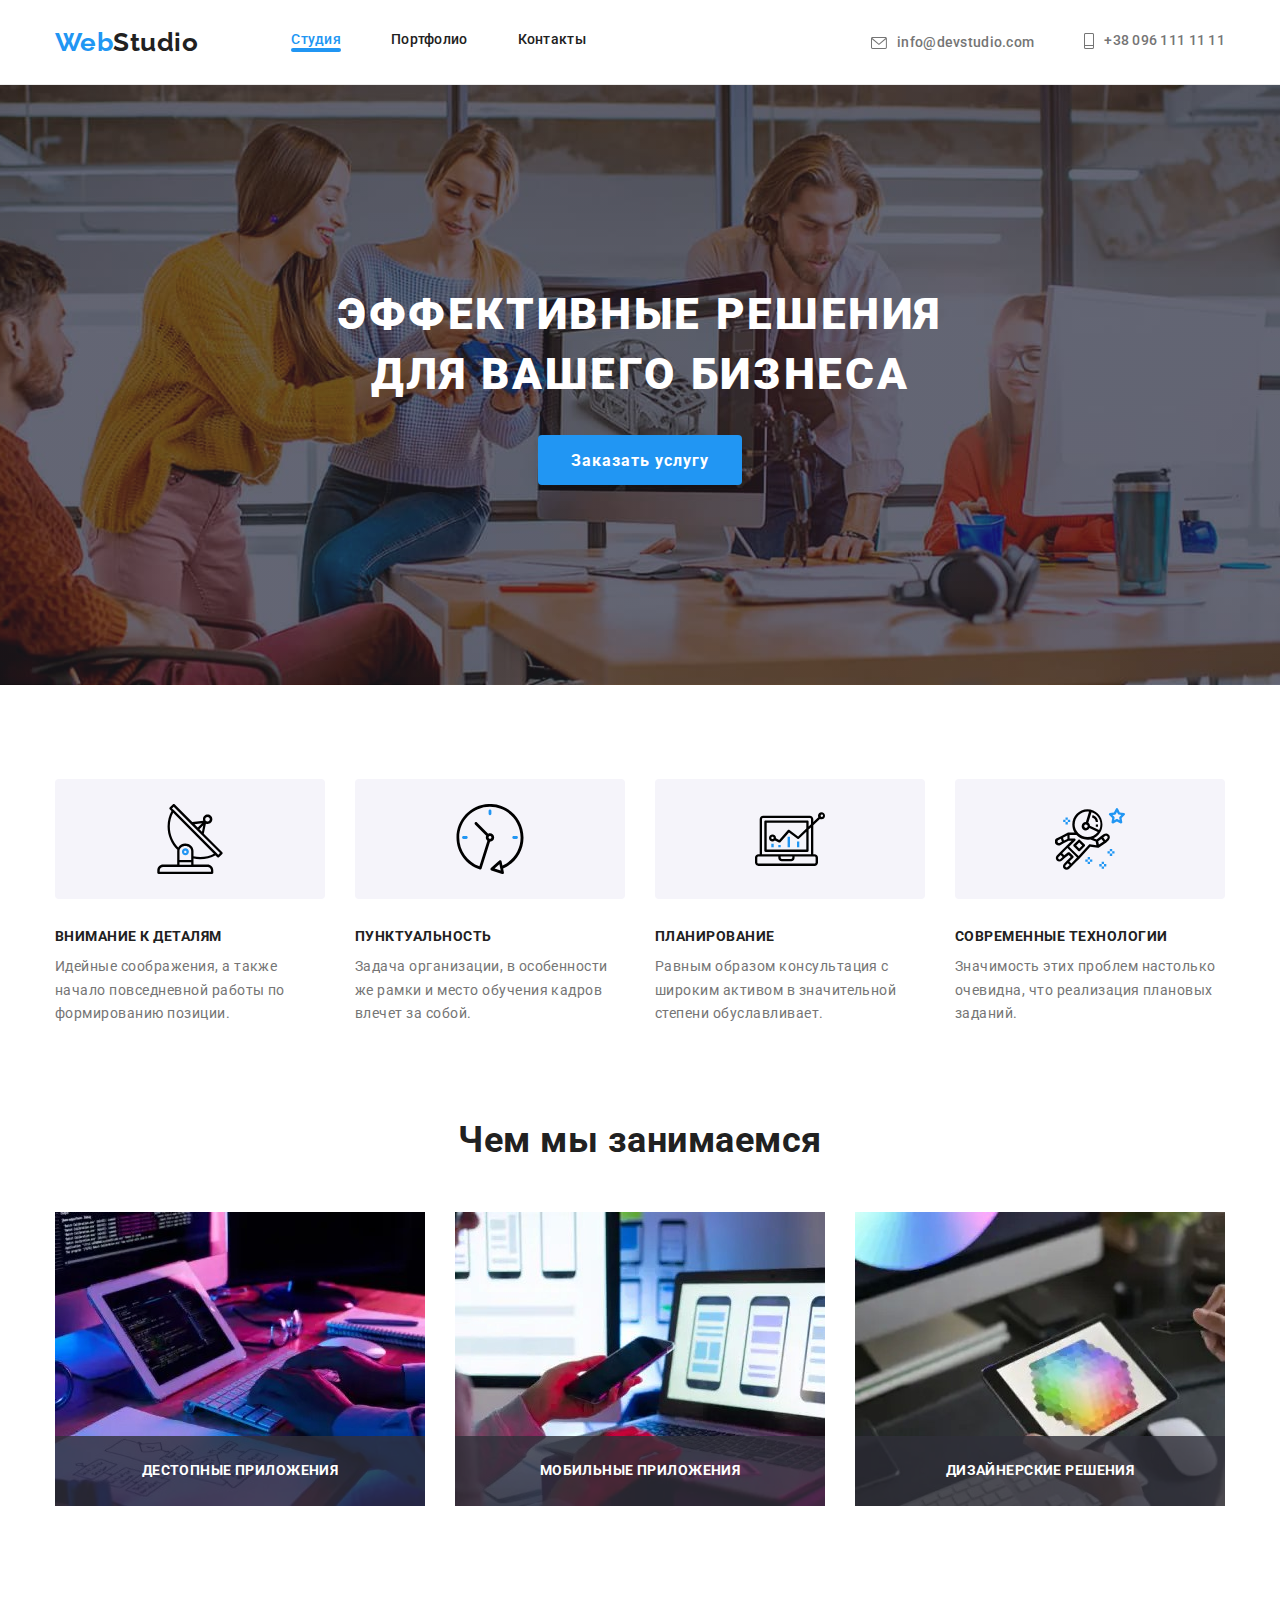
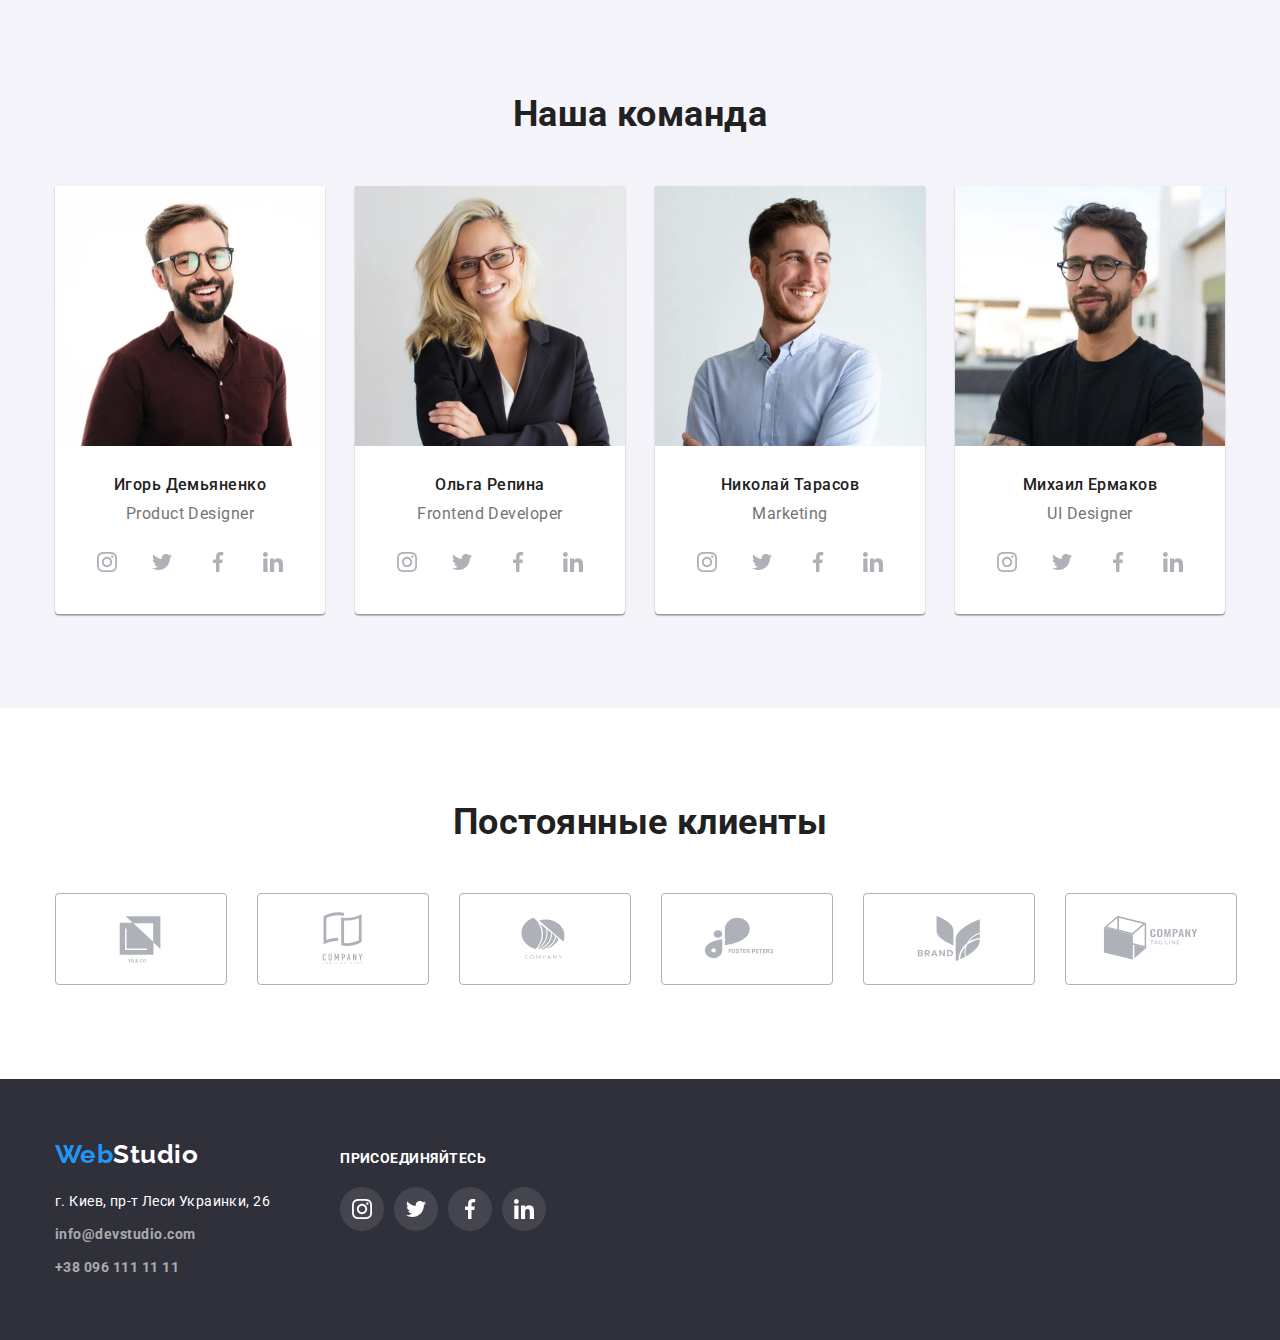
<file: index.html>
<!DOCTYPE html>
<html lang="en">
  <head>
    <meta charset="UTF-8" />
    <meta http-equiv="X-UA-Compatible" content="IE=edge" />
    <meta name="viewport" content="width=device-width, initial-scale=1.0" />
    <title>Студия</title>
    <!-- нормализатор -->
    <link
      rel="stylesheet"
      href="https://cdnjs.cloudflare.com/ajax/libs/modern-normalize/1.0.0/modern-normalize.min.css"
    />
    <link rel="preconnect" href="https://fonts.googleapis.com" />
    <link rel="preconnect" href="https://fonts.gstatic.com" crossorigin />
    <link
      href="https://fonts.googleapis.com/css2?family=Raleway:wght@700&family=Roboto:wght@400;500;700;900&display=swap"
      rel="stylesheet"
    />
    <link rel="stylesheet" href="css/styles.css" />
  </head>

  <body>
    <header class="page-header">
      <div class="container flex">
        <a class="logo link" href="index.html"><span>Web</span>Studio</a>
        <nav>
          <ul class="main-nav list">
            <li class="item">
              <div class="a">
                <a class="link current" href="./index.html">Студия</a>
              </div>
            </li>
            <li class="item"><a class="link" href="./portfolio.html">Портфолио</a></li>
            <li class="item"><a class="link" href="./contacts.html">Контакты</a></li>
          </ul>
        </nav>

        <ul class="header-contact list">
          <li class="block">
            <svg class="mail" width="16" height="12">
              <use href="./images/icons.svg#mail"></use>
            </svg>
            <a class="link" href="mailto:info@devstudio.com">info@devstudio.com</a>
          </li>
          <li class="block">
            <svg class="tel" width="10" height="16">
              <use href="./images/icons.svg#tel"></use>
            </svg>
            <a class="link" href="tel:+380961111111">+38 096 111 11 11</a>
          </li>
        </ul>
      </div>
    </header>

    <main>
      <section class="hero">
        <div class="container">
          <h1>ЭФФЕКТИВНЫЕ РЕШЕНИЯ <br />ДЛЯ ВАШЕГО БИЗНЕСА</h1>
          <button class="main-btn" type="button" data-modal-open>Заказать услугу</button>
        </div>
      </section>

      <!-- модальное окно -->
      <div class="backdrop is-hidden" data-modal>
        <div class="modal">
          <p>
            Lorem ipsum dolor sit amet consectetur adipisicing elit. Dolore, corporis aperiam
            nostrum autem dolorem eius, vitae perferendis qui esse, ipsa explicabo iure numquam
            veniam architecto modi ullam ut quisquam odio!
          </p>
          <div class="close-icon" data-modal-close></div>
        </div>
      </div>

      <section class="features section">
        <div class="container">
          <h2 class="hide">Наши преимущества</h2>
          <ul class="features-list list">
            <li class="item">
              <div class="box-icon" aria-label="преимущества">
                <svg class="icon">
                  <use href="./images/icons.svg#antenna"></use>
                </svg>
              </div>
              <h3>Внимание к деталям</h3>
              <p>
                Идейные соображения, а также начало повседневной работы по формированию позиции.
              </p>
            </li>
            <li class="item">
              <div class="box-icon" aria-label="преимущества">
                <svg class="icon">
                  <use href="./images/icons.svg#clock"></use>
                </svg>
              </div>
              <h3>Пунктуальность</h3>
              <p>
                Задача организации, в особенности же рамки и место обучения кадров влечет за собой.
              </p>
            </li>
            <li class="item">
              <div class="box-icon" aria-label="преимущества">
                <svg class="icon">
                  <use href="./images/icons.svg#diagram"></use>
                </svg>
              </div>
              <h3>Планирование</h3>
              <p>
                Равным образом консультация с широким активом в значительной степени обуславливает.
              </p>
            </li>
            <li class="item">
              <div class="box-icon" aria-label="преимущества">
                <svg class="icon">
                  <use href="./images/icons.svg#astronaut"></use>
                </svg>
              </div>
              <h3>Современные технологии</h3>
              <p>Значимость этих проблем настолько очевидна, что реализация плановых заданий.</p>
            </li>
          </ul>
        </div>
      </section>

      <section class="employment section">
        <div class="container">
          <h2>Чем мы занимаемся</h2>

          <ul class="em-list list">
            <li class="em-list-etem">
              <img
                src="./images/img01.jpg"
                alt="график руки на клавиатуре планшет и монитор"
                width="370"
              />
              <h3 class="em-list-content">дестопные приложения</h3>
            </li>
            <li class="em-list-etem">
              <img src="./images/img02.jpg" alt="рука на ноутбуке и рука с телефоном" width="370" />
              <h3 class="em-list-content">мобильные приложения</h3>
            </li>
            <li class="em-list-etem">
              <img
                src="./images/img03.jpg"
                alt="река держит планшет с цветовой политрой на экране"
                width="370"
              />
              <h3 class="em-list-content">дизайнерские решения</h3>
            </li>
          </ul>
        </div>
      </section>

      <section class="team section">
        <div class="container">
          <h2>Наша команда</h2>

          <ul class="team-list list">
            <li class="border-photo">
              <img class="img" src="./images/photo01.jpg" alt="фото дизайнера Игоря" width="270" />
              <div class="team-desc">
                <p>Игорь Демьяненко</p>
                <h3>Product Designer</h3>
                <ul class="social list">
                  <li class="item">
                    <a class="social-link link" href="https://www.google.com/" target="_blank">
                      <svg class="social-icon" width="20" height="20">
                        <use href="./images/icons.svg#instagram"></use>
                      </svg>
                    </a>
                  </li>
                  <li class="item">
                    <a class="social-link link" href="https://www.google.com/" target="_blank">
                      <svg class="social-icon" width="20" height="20">
                        <use href="./images/icons.svg#twitter"></use>
                      </svg>
                    </a>
                  </li>
                  <li class="item">
                    <a class="social-link link" href="https://www.google.com/" target="_blank">
                      <svg class="social-icon" width="20" height="20">
                        <use href="./images/icons.svg#facebook"></use>
                      </svg>
                    </a>
                  </li>
                  <li class="item">
                    <a class="social-link link" href="https://www.google.com/" target="_blank">
                      <svg class="social-icon" width="20" height="20">
                        <use href="./images/icons.svg#linkedin"></use>
                      </svg>
                    </a>
                  </li>
                </ul>
              </div>
            </li>

            <li class="border-photo">
              <img
                class="img"
                src="./images/photo02.jpg"
                alt="фото разработчика Ольги"
                width="270"
              />
              <div class="team-desc">
                <p>Ольга Репина</p>
                <h3>Frontend Developer</h3>
                <ul class="social list">
                  <li class="item">
                    <a class="social-link link" href="https://www.google.com/" target="_blank">
                      <svg class="social-icon" width="20" height="20">
                        <use href="./images/icons.svg#instagram"></use>
                      </svg>
                    </a>
                  </li>
                  <li class="item">
                    <a class="social-link link" href="https://www.google.com/" target="_blank">
                      <svg class="social-icon" width="20" height="20">
                        <use href="./images/icons.svg#twitter"></use>
                      </svg>
                    </a>
                  </li>
                  <li class="item">
                    <a class="social-link link" href="https://www.google.com/" target="_blank">
                      <svg class="social-icon" width="20" height="20">
                        <use href="./images/icons.svg#facebook"></use>
                      </svg>
                    </a>
                  </li>
                  <li class="item">
                    <a class="social-link link" href="https://www.google.com/" target="_blank">
                      <svg class="social-icon" width="20" height="20">
                        <use href="./images/icons.svg#linkedin"></use>
                      </svg>
                    </a>
                  </li>
                </ul>
              </div>
            </li>

            <li class="border-photo">
              <img
                class="img"
                src="./images/photo03.jpg"
                alt="фото маркетолога Николая"
                width="270"
              />
              <div class="team-desc">
                <p>Николай Тарасов</p>
                <h3>Marketing</h3>
                <ul class="social list">
                  <li class="item">
                    <a class="social-link link" href="https://www.google.com/" target="_blank">
                      <svg class="social-icon" width="20" height="20">
                        <use href="./images/icons.svg#instagram"></use>
                      </svg>
                    </a>
                  </li>
                  <li class="item">
                    <a class="social-link link" href="https://www.google.com/" target="_blank">
                      <svg class="social-icon" width="20" height="20">
                        <use href="./images/icons.svg#twitter"></use>
                      </svg>
                    </a>
                  </li>
                  <li class="item">
                    <a class="social-link link" href="https://www.google.com/" target="_blank">
                      <svg class="social-icon" width="20" height="20">
                        <use href="./images/icons.svg#facebook"></use>
                      </svg>
                    </a>
                  </li>
                  <li class="item">
                    <a class="social-link link" href="https://www.google.com/" target="_blank">
                      <svg class="social-icon" width="20" height="20">
                        <use href="./images/icons.svg#linkedin"></use>
                      </svg>
                    </a>
                  </li>
                </ul>
              </div>
            </li>

            <li class="border-photo">
              <img
                class="img"
                src="./images/photo04.jpg"
                alt="фото дизайнера Михаила"
                width="270"
              />
              <div class="team-desc">
                <p>Михаил Ермаков</p>
                <h3>UI Designer</h3>
                <ul class="social list">
                  <li class="item">
                    <a class="social-link link" href="https://www.google.com/" target="_blank">
                      <svg class="social-icon" width="20" height="20">
                        <use href="./images/icons.svg#instagram"></use>
                      </svg>
                    </a>
                  </li>
                  <li class="item">
                    <a class="social-link link" href="https://www.google.com/" target="_blank">
                      <svg class="social-icon" width="20" height="20">
                        <use href="./images/icons.svg#twitter"></use>
                      </svg>
                    </a>
                  </li>
                  <li class="item">
                    <a class="social-link link" href="https://www.google.com/" target="_blank">
                      <svg class="social-icon" width="20" height="20">
                        <use href="./images/icons.svg#facebook"></use>
                      </svg>
                    </a>
                  </li>
                  <li class="item">
                    <a class="social-link link" href="https://www.google.com/" target="_blank">
                      <svg class="social-icon" width="20" height="20">
                        <use href="./images/icons.svg#linkedin"></use>
                      </svg>
                    </a>
                  </li>
                </ul>
              </div>
            </li>
          </ul>
        </div>
      </section>
      <section class="clients section">
        <div class="container">
          <h2>Постоянные клиенты</h2>
          <ul class="clients-list list">
            <li class="item">
              <a class="clients-link link" href="https://www.google.com/" target="_blank">
                <svg class="clients-logo" width="106" height="60">
                  <use href="./images/icons.svg#logo-1"></use>
                </svg>
              </a>
            </li>
            <li class="item">
              <a class="clients-link link" href="https://www.google.com/" target="_blank">
                <svg class="clients-logo" width="106" height="60">
                  <use href="./images/icons.svg#logo-2"></use>
                </svg>
              </a>
            </li>
            <li class="item">
              <a class="clients-link link" href="https://www.google.com/" target="_blank">
                <svg class="clients-logo" width="106" height="60">
                  <use href="./images/icons.svg#logo-3"></use>
                </svg>
              </a>
            </li>
            <li class="item">
              <a class="clients-link link" href="https://www.google.com/" target="_blank">
                <svg class="clients-logo" width="106" height="60">
                  <use href="./images/icons.svg#logo-4"></use>
                </svg>
              </a>
            </li>
            <li class="item">
              <a class="clients-link link" href="https://www.google.com/" target="_blank">
                <svg class="clients-logo" width="106" height="60">
                  <use href="./images/icons.svg#logo-5"></use>
                </svg>
              </a>
            </li>
            <li class="item">
              <a class="clients-link link" href="https://www.google.com/" target="_blank">
                <svg class="clients-logo" width="106" height="60">
                  <use href="./images/icons.svg#logo-6"></use>
                </svg>
              </a>
            </li>
          </ul>
        </div>
      </section>
    </main>

    <footer>
      <div class="wrapper container">
        <div>
          <a class="logo-footer link" href="index.html"><span>Web</span>Studio</a>
          <a class="link" href="https://goo.gl/maps/MwoCHRfoZyWxWFmu9">
            <address>г. Киев, пр-т Леси Украинки, 26</address>
          </a>

          <ul class="contact-footer list">
            <li><a class="link" href="mailto:info@devstudio.com">info@devstudio.com</a></li>
            <li><a class="link" href="tel:+380961111111">+38 096 111 11 11</a></li>
          </ul>
        </div>
        <div class="social-footer">
          <h3>присоединяйтесь</h3>
          <ul class="social-footer-list list">
            <li class="item">
              <a class="social-footer-link link" href="https://www.google.com/" target="_blank">
                <svg class="social-icon" width="20" height="20">
                  <use href="./images/icons.svg#instagram"></use>
                </svg>
              </a>
            </li>
            <li class="item">
              <a class="social-footer-link link" href="https://www.google.com/" target="_blank">
                <svg class="social-icon" width="20" height="20">
                  <use href="./images/icons.svg#twitter"></use>
                </svg>
              </a>
            </li>
            <li class="item">
              <a class="social-footer-link link" href="https://www.google.com/" target="_blank">
                <svg class="social-icon" width="20" height="20">
                  <use href="./images/icons.svg#facebook"></use>
                </svg>
              </a>
            </li>
            <li class="item">
              <a class="social-footer-link link" href="https://www.google.com/" target="_blank">
                <svg class="social-icon" width="20" height="20">
                  <use href="./images/icons.svg#linkedin"></use>
                </svg>
              </a>
            </li>
          </ul>
        </div>
      </div>
    </footer>
    <script src="./js/modal.js"></script>
  </body>
</html>
</file>
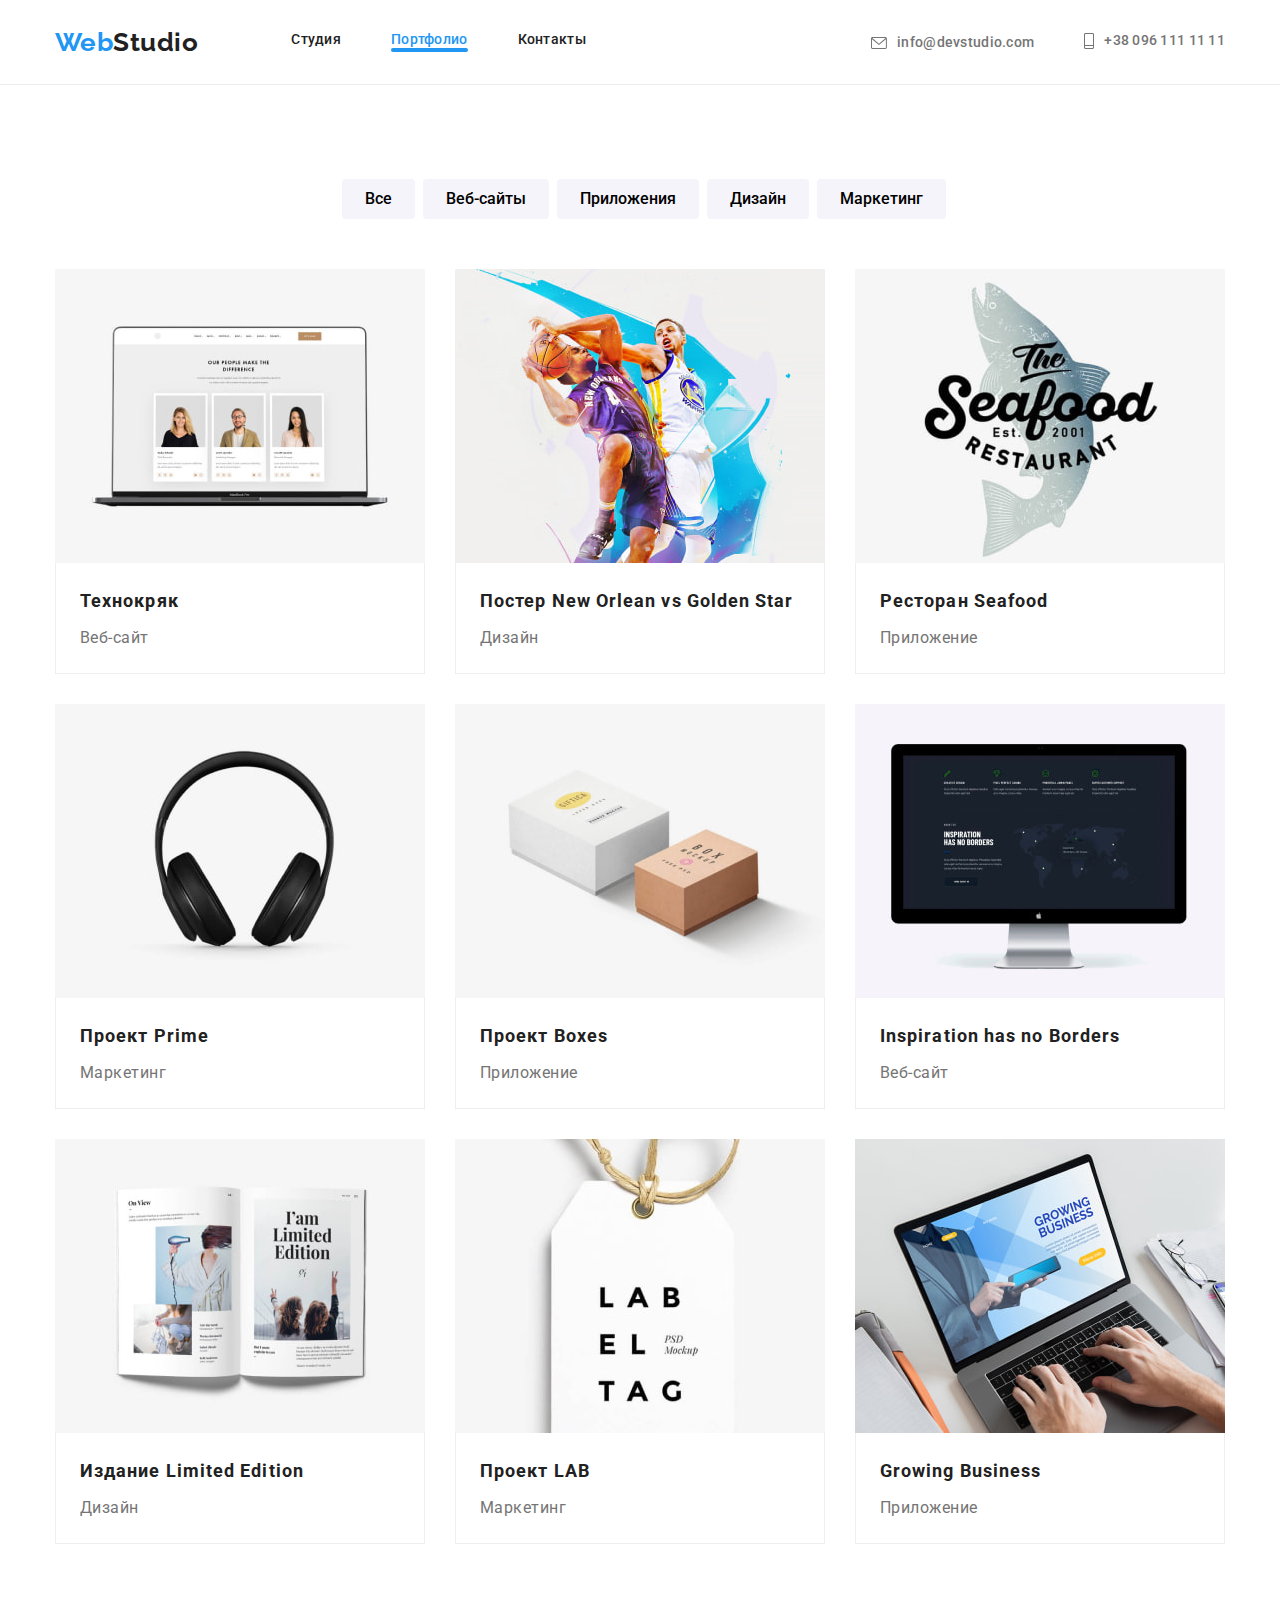
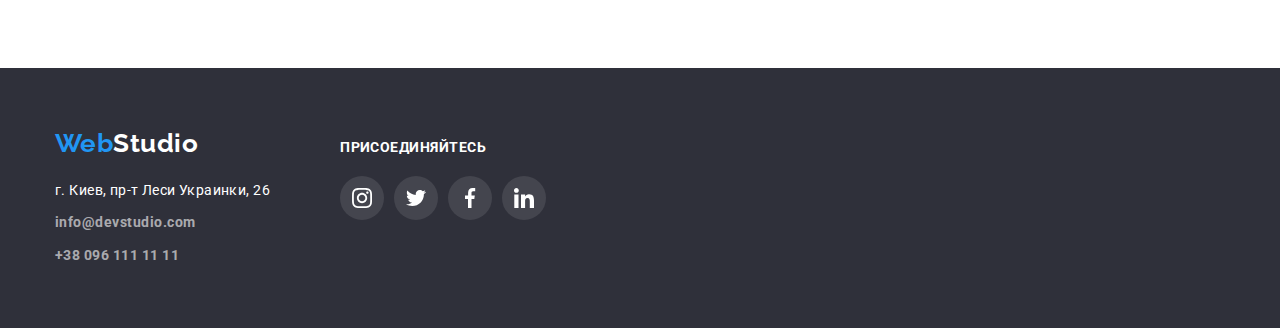
<file: portfolio.html>
<!DOCTYPE html>
<html lang="en">
  <head>
    <meta charset="UTF-8" />
    <meta http-equiv="X-UA-Compatible" content="IE=edge" />
    <meta name="viewport" content="width=device-width, initial-scale=1.0" />
    <title>Портфолио</title>
    <link rel="preconnect" href="https://fonts.googleapis.com" />
    <link rel="preconnect" href="https://fonts.gstatic.com" crossorigin />
    <link
      rel="stylesheet"
      href="https://cdnjs.cloudflare.com/ajax/libs/modern-normalize/1.0.0/modern-normalize.min.css"
    />
    <link
      href="https://fonts.googleapis.com/css2?family=Raleway:wght@700&family=Roboto:wght@400;500;700;900&display=swap"
      rel="stylesheet"
    />
    <link rel="stylesheet" href="css/styles.css" />
  </head>
  <header class="page-header">
      <div class="container flex">
        <a class="logo link" href="index.html"><span>Web</span>Studio</a>
        <nav>
          <ul class="main-nav list">
            <li class="item"><a class="link" href="./index.html">Студия</a></li>
            <li class="item"><a class="link current" href="./portfolio.html">Портфолио</a></li>
            <li class="item"><a class="link" href="./contacts.html">Контакты</a></li>
          </ul>
        </nav>

        <ul class="header-contact list">
          <li class="block">
              <svg class="mail" width="16" height="12">
                <use href="./images/icons.svg#mail"></use>
              </svg>
              <a class="link" href="mailto:info@devstudio.com">info@devstudio.com</a>
          </li>
          <li class="block ">
            <svg class="tel" width="10" height="16">
              <use href="./images/icons.svg#tel"></use>
            </svg>
            <a class="link" href="tel:+380961111111">+38 096 111 11 11</a>
          </li>
        </ul>
      </div>
    </header>

    <main class="work-exls section">
      <div class="filter">
        <h1 class="hide" hide="true">примеры работ</h1>
        <h2 class="hide">типы проектов</h2>
        <ul class="filter-list list">
          <li>
            <button class="work-btn" type="button">Все</button>
          </li>
          <li>
            <button class="work-btn" type="button">Веб-сайты</button>
          </li>
          <li>
            <button class="work-btn" type="button">Приложения</button>
          </li>
          <li>
            <button class="work-btn" type="button">Дизайн</button>
          </li>
          <li>
            <button class="work-btn" type="button">Маркетинг</button>
          </li>
        </ul>
      </div>

      <div class="container">
        <ul class="work-list list">
          <li class="project-card">
          <div class="img-card">
              <img
              class="img"
              src="./images/portfolio/project-01.jpg"
              alt="project 01 Технокряк"
              width="370"
            />
            <p class="overlay-img-card">Ресурс предлагает комплексные предложения с разным уровнем функционала и сервисов. Все это позволит посетителю получить исчерпывающие сведения о компании или частном лице.</p>
          </div>
            <div class="card-desc">
              <h3>Технокряк</h3>
              <p>Веб-сайт</p>
            </div>
          </li>
          <li class="project-card">
            <div class="img-card">
          <img
              class="img"
              src="./images/portfolio/project-02.jpg"
              alt="project 02 Постер New Orlean vs Golden Star"
              width="370"
            />
          <p class="overlay-img-card">Lorem ipsum dolor sit amet consectetur adipisicing elit. Repellendus quasi ipsum exercitationem nemo natus inventore aperiam mollitia vero! Ipsa placeat cupiditate repudiandae odio quos cum quidem debitis accusantium vitae facere!</p>
            </div>            
            <div class="card-desc">
              <h3>Постер New Orlean vs Golden Star</h3>
              <p>Дизайн</p>
            </div>
          </li>
          <li class="project-card">
              <div class="img-card">
                <img
                class="img"
                src="./images/portfolio/project-03.jpg"
                alt="project 03 Ресторан Seafood"
                width="370"
                />
                <p class="overlay-img-card">Lorem ipsum dolor sit amet consectetur adipisicing elit. Repellendus quasi ipsum exercitationem nemo natus inventore aperiam mollitia vero! Ipsa placeat cupiditate repudiandae odio quos cum quidem debitis accusantium vitae facere!</p>
              </div>  
            <div class="card-desc">
              <h3>Ресторан Seafood</h3>
              <p>Приложение</p>
            </div>
          </li>
          <li class="project-card">
              <div class="img-card">
                <img
                class="img"
                src="./images/portfolio/project-04.jpg"
                alt="project 04 Проект Prime"
                width="370"
                />
                <p class="overlay-img-card">Lorem ipsum dolor sit amet consectetur adipisicing elit. Repellendus quasi ipsum exercitationem nemo natus inventore aperiam mollitia vero! Ipsa placeat cupiditate repudiandae odio quos cum quidem debitis accusantium vitae facere!</p>
              </div>  
            <div class="card-desc">
              <h3>Проект Prime</h3>
              <p>Маркетинг</p>
            </div>
          </li>
          <li class="project-card">
              <div class="img-card">
                <img
                class="img"
                src="./images/portfolio/project-05.jpg"
                alt="project 05 Проект Boxes"
                width="370"
                />
                <p class="overlay-img-card">Lorem ipsum dolor sit amet consectetur adipisicing elit. Repellendus quasi ipsum exercitationem nemo natus inventore aperiam mollitia vero! Ipsa placeat cupiditate repudiandae odio quos cum quidem debitis accusantium vitae facere!</p>
              </div>  
            <div class="card-desc">
              <h3>Проект Boxes</h3>
              <p>Приложение</p>
            </div>
          </li>
          <li class="project-card">
              <div class="img-card">
              <img
              class="img"
              src="./images/portfolio/project-06.jpg"
              alt="project 06 Inspiration has no Borders"
              width="370"
              />
              <p class="overlay-img-card">Lorem ipsum dolor sit amet consectetur adipisicing elit. Repellendus quasi ipsum exercitationem nemo natus inventore aperiam mollitia vero! Ipsa placeat cupiditate repudiandae odio quos cum quidem debitis accusantium vitae facere!</p>
              </div>  
            <div class="card-desc">
              <h3>Inspiration has no Borders</h3>
              <p>Веб-сайт</p>
            </div>
          </li>
          <li class="project-card">
              <div class="img-card">
              <img
              class="img"
              src="./images/portfolio/project-07.jpg"
              alt="project 07 Издание Limited Edition"
              width="370"
              />
              <p class="overlay-img-card">Lorem ipsum dolor sit amet consectetur adipisicing elit. Repellendus quasi ipsum exercitationem nemo natus inventore aperiam mollitia vero! Ipsa placeat cupiditate repudiandae odio quos cum quidem debitis accusantium vitae facere!</p>
              </div>  
            <div class="card-desc">
              <h3>Издание Limited Edition</h3>
              <p>Дизайн</p>
            </div>
          </li>
          <li class="project-card">
              <div class="img-card">
                <img class="img" src="./images/portfolio/project-08.jpg" alt="Проект LAB" width="370" />
                <p class="overlay-img-card">Lorem ipsum dolor sit amet consectetur adipisicing elit. Repellendus quasi ipsum exercitationem nemo natus inventore aperiam mollitia vero! Ipsa placeat cupiditate repudiandae odio quos cum quidem debitis accusantium vitae facere!</p>
              </div>  
            <div class="card-desc">
              <h3>Проект LAB</h3>
              <p>Маркетинг</p>
            </div>
          </li>
          <li class="project-card">
              <div class="img-card">
              <img
              class="img"
              src="./images/portfolio/project-09.jpg"
              alt="project 09 Growing Business"
              width="370"
              />
              <p class="overlay-img-card">Lorem ipsum dolor sit amet consectetur adipisicing elit. Repellendus quasi ipsum exercitationem nemo natus inventore aperiam mollitia vero! Ipsa placeat cupiditate repudiandae odio quos cum quidem debitis accusantium vitae facere!</p>
              </div>  
            <div class="card-desc">
              <h3>Growing Business</h3>
              <p>Приложение</p>
            </div>
          </li>
        </ul>
      </div>
    </main>

    <footer>
      <div class="wrapper container">
        <div>
          <a class="logo-footer link" href="index.html"><span>Web</span>Studio</a>
          <a class="link" href="https://goo.gl/maps/MwoCHRfoZyWxWFmu9">
            <address>г. Киев, пр-т Леси Украинки, 26</address>
          </a>

          <ul class="contact-footer list">
            <li><a class="link" href="mailto:info@devstudio.com">info@devstudio.com</a></li>
            <li><a class="link" href="tel:+380961111111">+38 096 111 11 11</a></li>
          </ul>
        </div>
        <div class="social-footer">
          <h3>присоединяйтесь</h3>
          <ul class="social-footer-list list">
            <li class="item">
              <a class="social-footer-link link" href="https://www.google.com/" target="_blank">
                <svg class="social-icon" width="20" height="20">
                  <use href="./images/icons.svg#instagram"></use>
                </svg>
              </a>
            </li>
            <li class="item">
              <a class="social-footer-link link" href="https://www.google.com/" target="_blank">
                <svg class="social-icon" width="20" height="20">
                  <use href="./images/icons.svg#twitter"></use>
                </svg>
              </a>
            </li>
            <li class="item">
              <a class="social-footer-link link" href="https://www.google.com/" target="_blank">
                <svg class="social-icon" width="20" height="20">
                  <use href="./images/icons.svg#facebook"></use>
                </svg>
              </a>
            </li>
            <li class="item">
              <a class="social-footer-link link" href="https://www.google.com/" target="_blank">
                <svg class="social-icon" width="20" height="20">
                  <use href="./images/icons.svg#linkedin"></use>
                </svg>
              </a>
            </li>
          </ul>
        </div>
      </div>
    </footer>
  </body>
</html>
</file>
<file: css/styles.css>
/* задание глобальных переменных */
:root {
  --primary-text-color: #212121;
  --secondary-text-color: #757575;
  --invert-text-color: #ffffff;
  --accent-color: #2196f3;
  --background-main: #ffffff;
  --background-section: #f5f4fa;
  --background: #2f303a;
  --bg-work-btn: #f5f4fa;
  --border-prt: #eeeeee;
  --background-content: #afb1b8;
  --bg-link: rgba(255, 255, 255, 0.6);
}

/* глобальные настройки */
/* убирает подчеркивание ссылок */
.link {
  text-decoration: none;
  color: var(--secondary-text-color);
}

/* Убираем маркеры */
.list {
  list-style: none;
}

/* убирает отступы у изображения */
.img {
  vertical-align: bottom;
}

/* скрытие элементов - не подходит для семантики */
.hide {
  position: absolute;
  top: -9999px;
  left: -9999px;
}

h1,
h2,
h3,
h4,
li,
ul,
p {
  padding: 0 0;
  margin: 0 0;
}

/* для проверки отступов от элементов */
.test {
  outline: 2px solid tomato;
  background-color: green;
}

/* главная страница */
body {
  font-family: 'Roboto', 'Verdana', 'Tahoma', sans-serif;
  font-style: normal;
  font-weight: 700;
  letter-spacing: 0.03em;

  color: var(--primary-text-color);
}

h2 {
  font-size: 36px;
  line-height: 1.16;
  text-align: center;
}

h3 {
  font-weight: 700;
  font-size: 14px;
  line-height: 1.14;
  text-transform: uppercase;
}

/* хедер */
.page-header {
  background-color: var(--background-main);

  border-bottom: 1px solid #ececec;
}

.container {
  width: 1200px;
  margin-left: auto;
  margin-right: auto;
  padding-left: 15px;
  padding-right: 15px;
  /* outline: 2px solid tomato; */
}

.section {
  padding-top: 94px;
  padding-bottom: 94px;
}

.flex {
  display: flex;
  align-items: center;
}

/* лого */
.logo {
  display: block;
  margin-right: 93px;

  font-family: 'Raleway';
  font-size: 26px;
  line-height: 1.19;

  color: var(--primary-text-color);
}

.logo:hover,
.logo:focus {
  color: var(--accent-color);
}

.logo > span {
  color: var(--accent-color);
}

/* нав. меню */
.main-nav {
  display: flex;
}

.main-nav .item:not(:last-child) {
  margin-right: 50px;
}

/* Еще один способ убрать крайний отступ
.main-nav .item + .item {
  margin-left: 50px;
} */

.main-nav .link {
  display: block;
  padding-top: 32px;
  padding-bottom: 32px;
  z-index: -1;

  font-weight: 500;
  font-size: 14px;
  line-height: 1.14;
  letter-spacing: 0.02em;

  color: var(--primary-text-color);
}

/* цвет наведение на меню  */
.main-nav .link:hover,
.main-nav .link:focus {
  color: var(--accent-color);
  outline: none;
}

/* цвет меню текущей страницы */
.main-nav .current {
  color: var(--accent-color);
}

.main-nav .a {
  position: relative;
}

.main-nav .current::after {
  /* position: absolute; */
  content: '';

  display: block;
  height: 4px;
  bottom: -4px;
  left: 0;

  background: var(--accent-color);
  border-radius: 2px;
}

.header-contact {
  display: flex;
  margin-left: auto;
  align-items: baseline;

  font-weight: 500;
  font-size: 14px;
  line-height: 1.14;
  letter-spacing: 0.02em;

  color: var(--secondary-text-color);
  fill: var(--secondary-text-color);
}

.header-contact li + li {
  margin-left: 50px;
}

.header-contact .link {
  display: block;
  padding-top: 32px;
  padding-bottom: 32px;
  margin-left: 10px;
}

.block {
  display: flex;
  align-items: center;
  color: currentColor;
}

.block:hover,
.link:hover {
  color: var(--accent-color);
  fill: var(--accent-color);
}

.block:focus,
.link:focus {
  color: var(--accent-color);
  fill: var(--accent-color);

  outline: none;
}

/* секция hero */
.hero {
  max-height: 600px;
  max-width: 1600px;
  padding-top: 200px;
  padding-bottom: 200px;
  margin-left: auto;
  margin-right: auto;

  text-align: center;

  background-color: var(--secondary-text-color);
  background-image: linear-gradient(to right, rgba(47, 48, 58, 0.4), rgba(47, 48, 58, 0.4)),
    url('../images/bg-img.jpg');
  background-size: cover;
  background-position: center;
  background-repeat: no-repeat;
}

h1 {
  margin-bottom: 30px;

  font-weight: 900;
  font-size: 44px;
  line-height: 1.36;
  letter-spacing: 0.06em;
  text-transform: uppercase;

  color: var(--invert-text-color);
}

.main-btn {
  display: inline-block;
  min-width: 200xp;
  height: 50px;
  padding: 10px 32px;

  font-weight: 700;
  font-size: 16px;
  line-height: 1.87;
  align-items: center;
  letter-spacing: 0.06em;

  color: var(--invert-text-color);
  background: var(--accent-color);

  border: 1px solid transparent;
  border-radius: 4px;
  box-shadow: 0px 4px 4px rgba(0, 0, 0, 0.15);

  cursor: pointer;
}

.backdrop {
  position: fixed;
  top: 0;
  left: 0;
  width: 100%;
  height: 100%;

  background: rgba(0, 0, 0, 0.2);
}

.backdrop.is-hidden {
  opacity: 0;
  visibility:hidden;
  pointer-events: none;
}

.modal {
  position: absolute;
  top: 50%;
  left: 50%;
  transform: translate(-50%, -50%);

  min-width: 528px;
  min-height: 582px;

  padding: 40px;

  background: var(--background-main);
  box-shadow: 0px 1px 3px rgba(0, 0, 0, 0.12),
  0px 1px 1px rgba(0, 0, 0, 0.14),
  0px 2px 1px rgba(0, 0, 0, 0.2);
  border-radius: 4px;  
}

.close-icon {
  position: absolute;
  display: block;
  width: 30px;
  height: 30px;
  top: 8px;
  right: 8px;
  background-image: url(../images/close.svg);
  border-radius: 50%;
  border: 1px solid rgba(0, 0, 0, 0.1);  
  cursor: pointer;
}

/* секция features */
.features {
  padding-bottom: 0;
}

.features h3 {
  margin-bottom: 10px;
}

.features-list {
  display: flex;
  flex-wrap: nowrap;
  justify-content: space-between;
}

.features-list .item {
  width: 270px;
}

.features-list .box-icon {
  display: flex;
  height: 120px;
  justify-content: center;
  align-items: center;

  margin-bottom: 30px;

  background-color: #f5f4fa;
  border-radius: 4px;
}

.icon {
  width: 70px;
  height: 70px;
}

.features p {
  margin: 0;

  font-weight: 400;
  font-size: 14px;
  line-height: 1.71;

  color: var(--secondary-text-color);
}

/* секция employment */

.em-list {
  display: flex;
  margin-top: 50px;
  justify-content: space-between;
}

.em-list-etem {
  position: relative;
  z-index: -1;
}
/* исправляет сбоку/снизу белые полосы у картинки */
.em-list img {
  display: block;
}

.em-list-content {
  position: absolute;
  display: inline-block;
  min-height: 70px;
  width: 370px;
  padding-top: 27px;
  padding-bottom: 27px;
  bottom: 0;
  left: 0;

  text-align: center;
  letter-spacing: 0.03em;

  color: var(--invert-text-color);
  background: rgba(47, 48, 58, 0.8);
}

/* секция team */
.team {
  background-color: var(--background-section);
}

.team-list {
  display: flex;
  justify-content: space-between;
}

.team h2 {
  margin-bottom: 50px;
}

.border-photo {
  width: 270px;

  background-color: #ffffff;

  border-radius: 0px 0px 4px 4px;
  box-shadow: 0px 1px 3px rgba(0, 0, 0, 0.12), 0px 1px 1px rgba(0, 0, 0, 0.14),
    0px 2px 1px rgba(0, 0, 0, 0.2);
}

.team-desc {
  display: block;
  padding: 30px 0;
  text-align: center;
}
.team p {
  font-weight: 500;
  margin-bottom: 10px;

  font-size: 16px;
  line-height: 1.18;
}

.team h3 {
  margin-bottom: 16px;

  font-weight: 400;
  font-size: 16px;
  line-height: 1.18;
  text-transform: none;

  color: var(--secondary-text-color);
}

.social {
  display: flex;
  flex-wrap: nowrap;
  justify-content: space-between;
  margin-left: 30px;
  margin-right: 30px;
}

.social-link {
  display: flex;
  width: 44px;
  height: 44px;
  align-items: center;
  justify-content: center;

  color: var(--invert-text-color);
  fill: var(--background-content);
  border-radius: 50%;

  cursor: pointer;
}

.social-link:hover,
.social-link:focus {
  background-color: var(--accent-color);
  fill: var(--invert-text-color);
  outline: none;
}

/* секция clients */

.clients-list {
  display: flex;
  flex-wrap: nowrap;
  margin-top: 50px;
}

.clients-list .item:not(:last-child) {
  margin-right: 30px;
}

.clients-link {
  display: flex;
  width: 172px;
  height: 92px;
  justify-content: center;
  align-items: center;

  fill: var(--background-content);
  border: 1px solid var(--background-content);
  border-radius: 4px;

  cursor: pointer;
}

.clients-link:hover,
.clients-link:focus {
  fill: var(--accent-color);
  border-color: var(--accent-color);
  outline: none;
}

/* секция footer */

footer {
  padding: 60px 0;
  background: var(--background);
}

.wrapper {
  display: flex;
  flex-wrap: nowrap;
}

.logo-footer {
  display: inline-block;
  margin-bottom: 20px;

  font-weight: 700;
  font-family: 'Raleway';
  font-size: 26px;
  line-height: 1.19;

  color: var(--invert-text-color);
}

.logo-footer span {
  color: var(--accent-color);
}

footer address {
  margin-bottom: 9px;

  font-weight: 400;
  font-size: 14px;
  font-style: normal;
  line-height: 1.71;
  letter-spacing: 0.03em;

  color: var(--invert-text-color);
}

footer address:hover,
footer address:focus {
  color: var(--accent-color);
  outline: none;
}

.contact-footer .link {
  font-size: 14px;
  line-height: 1.71;

  color: rgba(255, 255, 255, 0.6);
}
.contact-footer li:not(:last-child) {
  margin-bottom: 9px;
}

.contact-footer a:hover,
.contact-footer a:focus {
  color: var(--accent-color);
  outline: none;
}

.social-footer {
  margin-top: 12px;
  margin-left: 70px;
}

.social-footer h3 {
  color: var(--invert-text-color);
}

.social-footer-list {
  display: flex;
  flex-wrap: nowrap;
  margin-top: 20px;
}

.social-footer-link {
  display: flex;
  width: 44px;
  height: 44px;
  align-items: center;
  justify-content: center;

  background: rgba(255, 255, 255, 0.1);
  fill: var(--invert-text-color);
  border-radius: 50%;

  cursor: pointer;
}

.social-footer .item:not(:last-child) {
  margin-right: 10px;
}

.social-footer-link:hover,
.social-footer-link:focus {
  fill: var(--invert-text-color);
  background-color: var(--accent-color);
  outline: none;
}

/* Страница примеры работ */

.filter-list {
  display: flex;
  justify-content: center;
}

.work-btn {
  display: block;
  padding: 6px 22px;
  margin-left: 8px;

  font-family: 'Roboto';
  font-weight: 500;
  font-size: 16px;
  line-height: 1.62;
  text-align: center;

  background: var(--bg-work-btn);

  border: 1px solid transparent;
  border-radius: 4px;

  cursor: pointer;
}

.work-btn:hover,
.work-btn:focus {
  color: var(--invert-text-color);
  background: var(--accent-color);
  outline: none;

  box-shadow: 0px 3px 1px rgba(0, 0, 0, 0.1), 0px 1px 2px rgba(0, 0, 0, 0.08),
    0px 2px 2px rgba(0, 0, 0, 0.12);
  border-radius: 4px;
}

.work-list {
  display: flex;
  flex-wrap: wrap;
  margin-top: 50px;
}

.project-card {
  box-sizing: border-box;
  width: 370px;
  margin-right: 30px;
  margin-bottom: 30px;

  background: var(--background-main);
}

.project-card:nth-child(3n) {
  margin-right: 0;
}

.project-card:hover,
.project-card:focus {
  box-shadow: 0px 1px 1px rgba(0, 0, 0, 0.12), 0px 4px 4px rgba(0, 0, 0, 0.06),
    1px 4px 6px rgba(0, 0, 0, 0.16);
  outline: none;
}

.work-list h3 {
  display: inline-block;

  font-size: 18px;
  line-height: 2;
  letter-spacing: 0.06em;
  text-transform: none;
}
.img-card {
  position: relative;
}

.overlay-img-card {
  position: absolute;
  display: flex;
  width: 100%;
  height: 100%;
  bottom: 0;
  left: 0;
  padding: 63px 24px;
  /* padding-top: 63px;
  padding-left: 24px;
  padding-right: 24px; */
  align-items: center;

  font-weight: 400;
  font-size: 18px;
  line-height: 1.55;
  letter-spacing: 0.03em;
  white-space: wrap;
  line-clamp: 2;
  overflow: hidden;
  text-overflow: ellipsis;

  opacity: 0;
}

.overlay-img-card:hover {
  background: rgba(33, 150, 243, 0.9);
  color: var(--invert-text-color);
  opacity: 1;
}

.work-list p {
  margin-top: 4px;

  font-weight: 400;
  font-size: 16px;
  line-height: 1.87;

  color: var(--secondary-text-color);
}

.card-desc {
  padding: 20px 24px;

  border: 1px solid var(--border-prt);
  border-top: 0;
}
</file>
